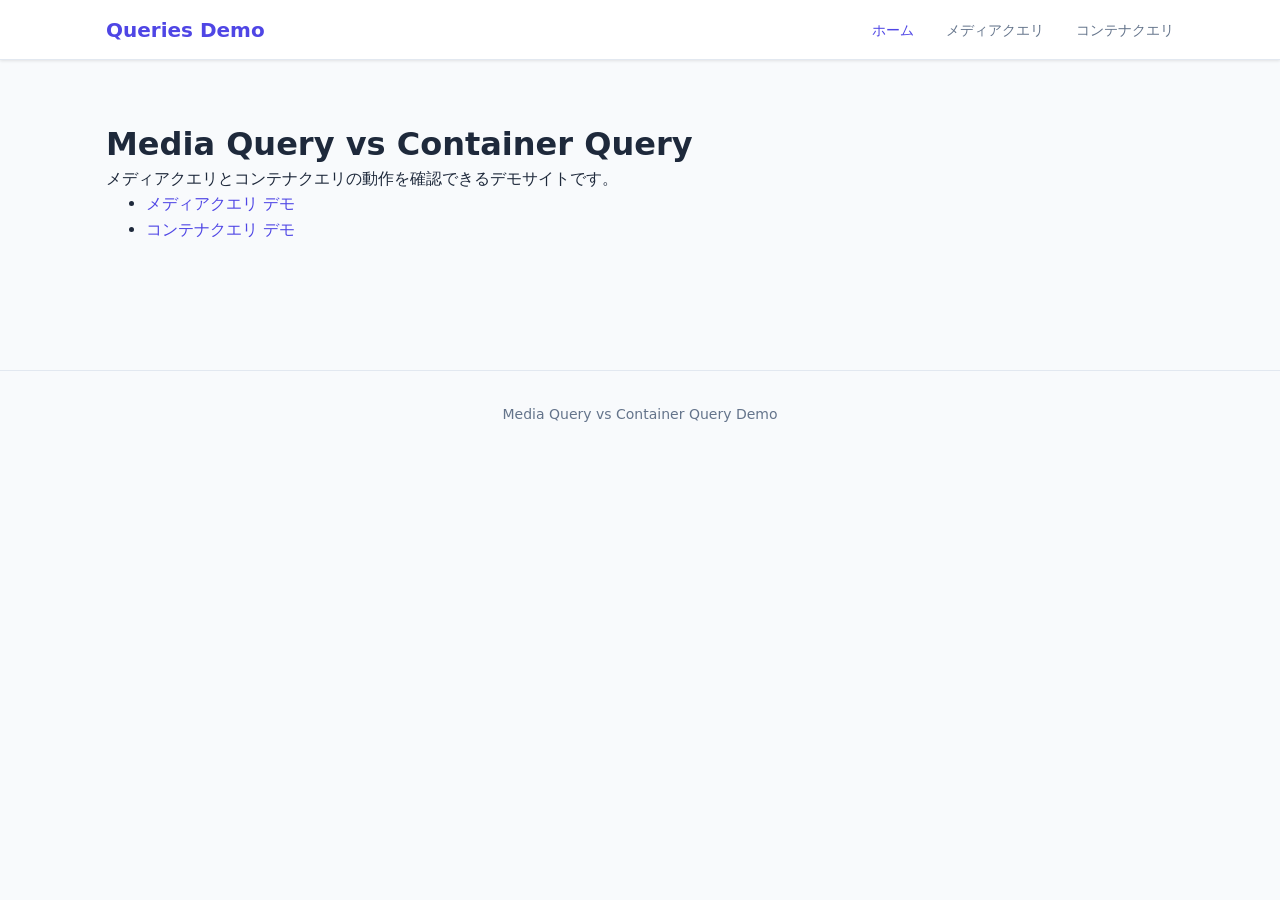
<file: index.html>
<!DOCTYPE html>
<html lang="ja">
  <head>
    <meta charset="UTF-8" />
    <meta name="viewport" content="width=device-width, initial-scale=1.0" />
    <title>Media Query vs Container Query</title>
    <link rel="stylesheet" href="css/reset.css" />
    <link rel="stylesheet" href="css/variables.css" />
    <link rel="stylesheet" href="css/style.css" />
  </head>
  <body>
    <!-- Header -->
    <header class="header">
      <div class="container header__inner">
        <a href="index.html" class="header__logo">Queries Demo</a>
        <nav>
          <ul class="nav__list">
            <li><a href="index.html" class="nav__link nav__link--active" aria-current="page">ホーム</a></li>
            <li><a href="media-query.html" class="nav__link">メディアクエリ</a></li>
            <li><a href="container-query.html" class="nav__link">コンテナクエリ</a></li>
          </ul>
        </nav>
      </div>
    </header>

    <!-- Main -->
    <main class="main">
      <div class="container">
        <section class="section">
          <h1>Media Query vs Container Query</h1>
          <p>メディアクエリとコンテナクエリの動作を確認できるデモサイトです。</p>
          <ul>
            <li><a href="media-query.html">メディアクエリ デモ</a></li>
            <li><a href="container-query.html">コンテナクエリ デモ</a></li>
          </ul>
        </section>
      </div>
    </main>

    <!-- Footer -->
    <footer class="footer">
      <div class="container">
        <p>Media Query vs Container Query Demo</p>
      </div>
    </footer>
  </body>
</html>
</file>
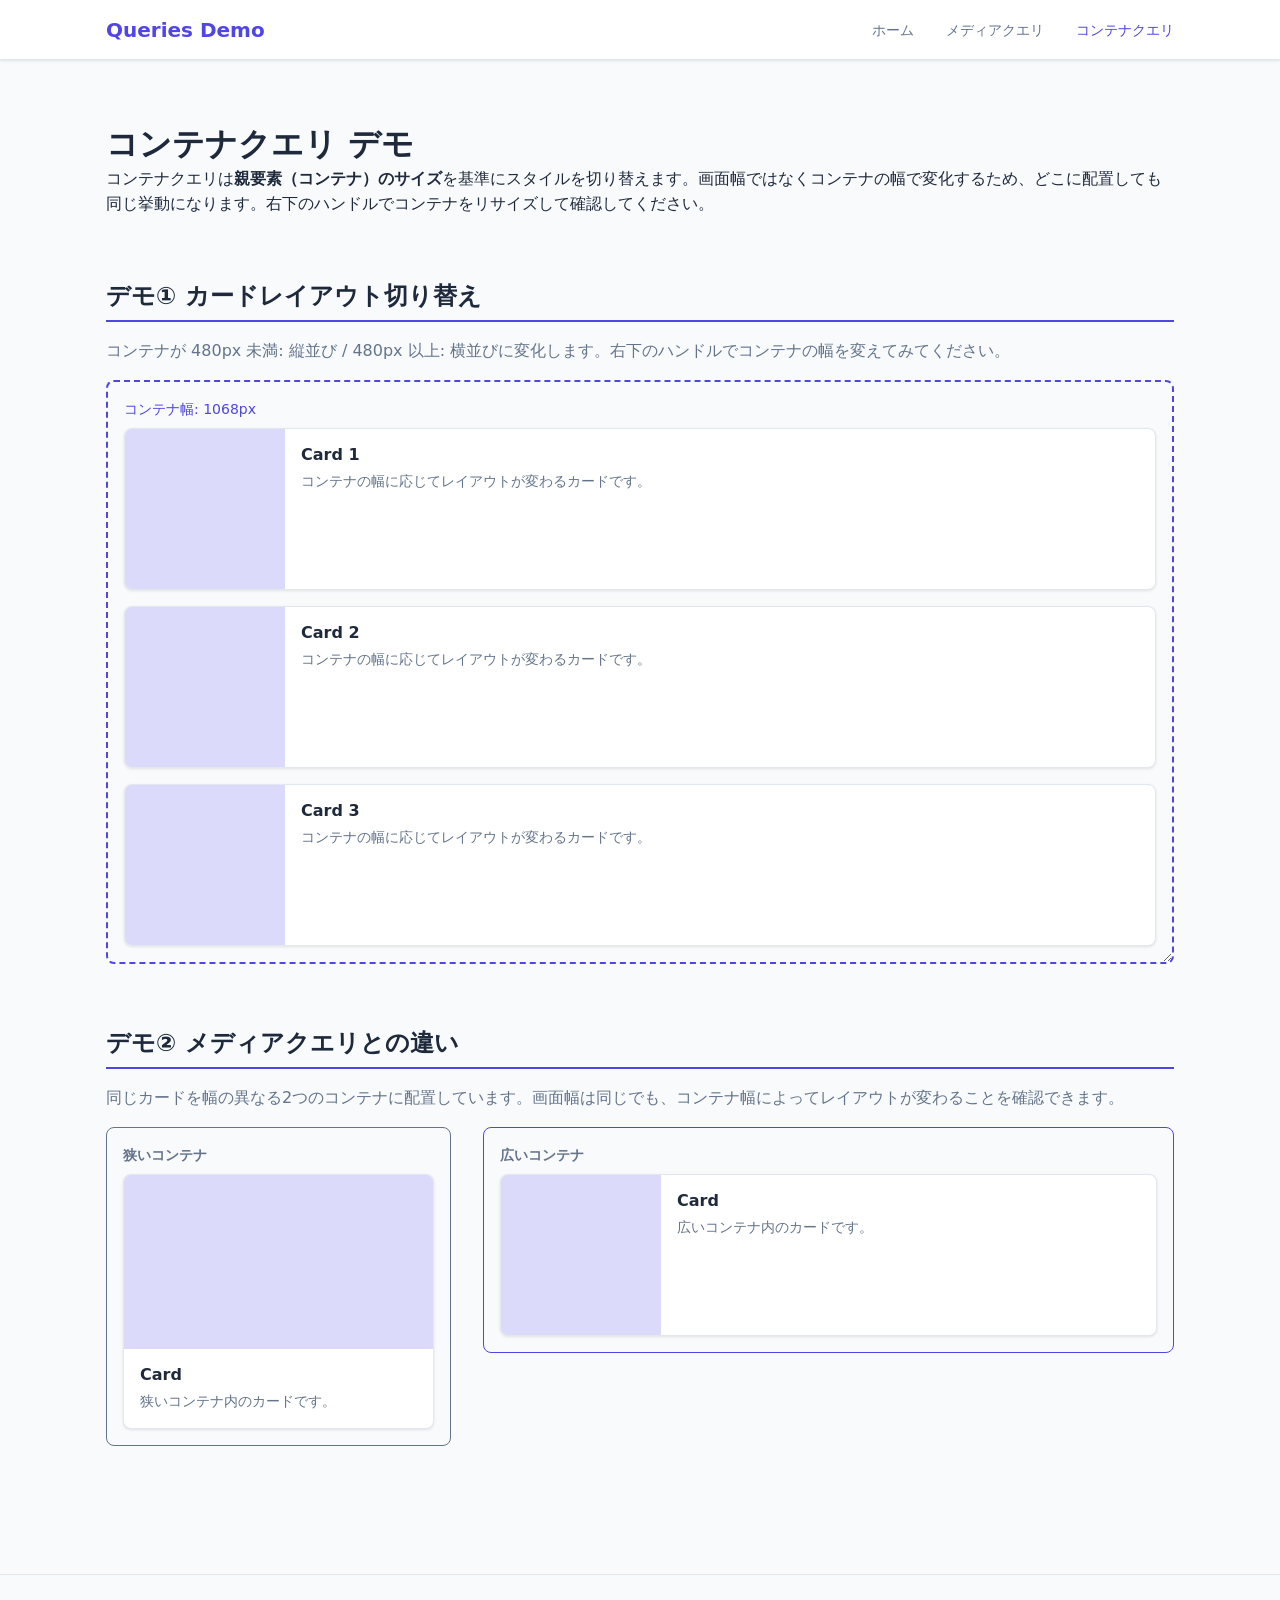
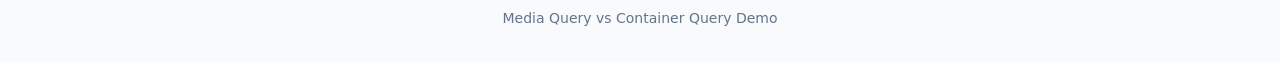
<file: container-query.html>
<!DOCTYPE html>
<html lang="ja">
  <head>
    <meta charset="UTF-8" />
    <meta name="viewport" content="width=device-width, initial-scale=1.0" />
    <title>コンテナクエリ デモ | Queries Demo</title>
    <link rel="stylesheet" href="css/reset.css" />
    <link rel="stylesheet" href="css/variables.css" />
    <link rel="stylesheet" href="css/style.css" />
    <link rel="stylesheet" href="css/container-query.css" />
  </head>
  <body>
    <!-- Header -->
    <header class="header">
      <div class="container header__inner">
        <a href="index.html" class="header__logo">Queries Demo</a>
        <nav>
          <ul class="nav__list">
            <li><a href="index.html" class="nav__link">ホーム</a></li>
            <li><a href="media-query.html" class="nav__link">メディアクエリ</a></li>
            <li><a href="container-query.html" class="nav__link nav__link--active" aria-current="page">コンテナクエリ</a></li>
          </ul>
        </nav>
      </div>
    </header>

    <!-- Main -->
    <main class="main">
      <div class="container">

        <!-- 説明 -->
        <section class="section">
          <h1>コンテナクエリ デモ</h1>
          <p>コンテナクエリは<strong>親要素（コンテナ）のサイズ</strong>を基準にスタイルを切り替えます。画面幅ではなくコンテナの幅で変化するため、どこに配置しても同じ挙動になります。右下のハンドルでコンテナをリサイズして確認してください。</p>
        </section>

        <!-- デモ① コンテナ幅によるカードレイアウト切り替え -->
        <section class="section">
          <h2 class="section__title">デモ① カードレイアウト切り替え</h2>
          <p class="demo-description">コンテナが 480px 未満: 縦並び / 480px 以上: 横並びに変化します。右下のハンドルでコンテナの幅を変えてみてください。</p>
          <div class="cq-resizable">
            <div class="cq-card-container">
              <div class="cq-card">
                <div class="cq-card__image" aria-hidden="true"></div>
                <div class="cq-card__body">
                  <h3 class="cq-card__title">Card 1</h3>
                  <p class="cq-card__text">コンテナの幅に応じてレイアウトが変わるカードです。</p>
                </div>
              </div>
              <div class="cq-card">
                <div class="cq-card__image" aria-hidden="true"></div>
                <div class="cq-card__body">
                  <h3 class="cq-card__title">Card 2</h3>
                  <p class="cq-card__text">コンテナの幅に応じてレイアウトが変わるカードです。</p>
                </div>
              </div>
              <div class="cq-card">
                <div class="cq-card__image" aria-hidden="true"></div>
                <div class="cq-card__body">
                  <h3 class="cq-card__title">Card 3</h3>
                  <p class="cq-card__text">コンテナの幅に応じてレイアウトが変わるカードです。</p>
                </div>
              </div>
            </div>
          </div>
        </section>

        <!-- デモ② メディアクエリとの比較 -->
        <section class="section">
          <h2 class="section__title">デモ② メディアクエリとの違い</h2>
          <p class="demo-description">同じカードを幅の異なる2つのコンテナに配置しています。画面幅は同じでも、コンテナ幅によってレイアウトが変わることを確認できます。</p>
          <div class="cq-compare">
            <div class="cq-compare__item cq-compare__item--narrow">
              <p class="cq-compare__label">狭いコンテナ</p>
              <div class="cq-card-container">
                <div class="cq-card">
                  <div class="cq-card__image" aria-hidden="true"></div>
                  <div class="cq-card__body">
                    <h3 class="cq-card__title">Card</h3>
                    <p class="cq-card__text">狭いコンテナ内のカードです。</p>
                  </div>
                </div>
              </div>
            </div>
            <div class="cq-compare__item cq-compare__item--wide">
              <p class="cq-compare__label">広いコンテナ</p>
              <div class="cq-card-container">
                <div class="cq-card">
                  <div class="cq-card__image" aria-hidden="true"></div>
                  <div class="cq-card__body">
                    <h3 class="cq-card__title">Card</h3>
                    <p class="cq-card__text">広いコンテナ内のカードです。</p>
                  </div>
                </div>
              </div>
            </div>
          </div>
        </section>

      </div>
    </main>

    <!-- Footer -->
    <footer class="footer">
      <div class="container">
        <p>Media Query vs Container Query Demo</p>
      </div>
    </footer>

    <script src="js/container-query.js"></script>
  </body>
</html>
</file>
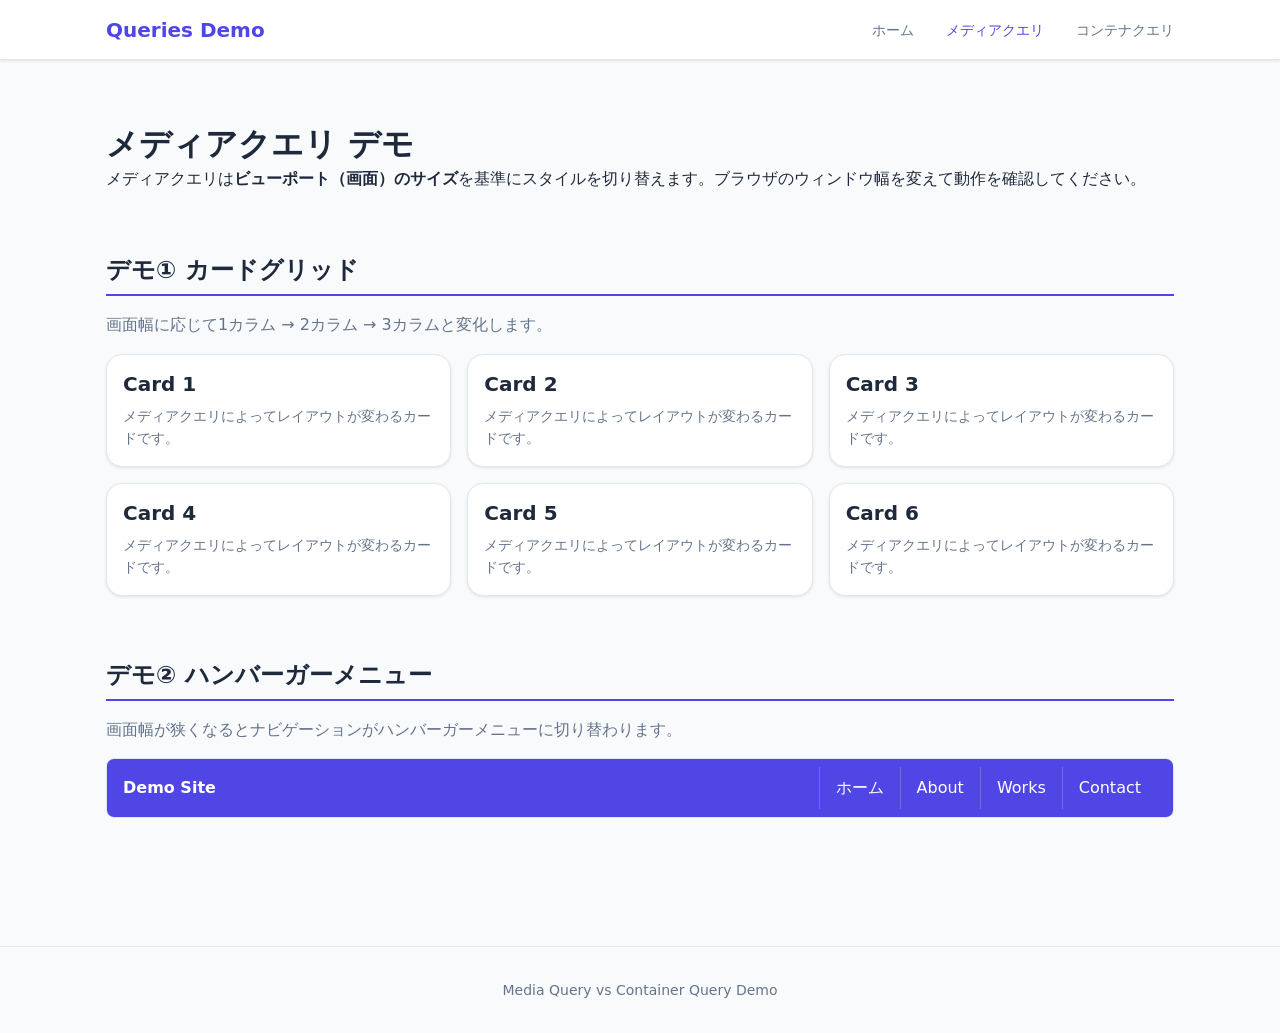
<file: media-query.html>
<!DOCTYPE html>
<html lang="ja">
  <head>
    <meta charset="UTF-8" />
    <meta name="viewport" content="width=device-width, initial-scale=1.0" />
    <title>メディアクエリ デモ | Queries Demo</title>
    <link rel="stylesheet" href="css/reset.css" />
    <link rel="stylesheet" href="css/variables.css" />
    <link rel="stylesheet" href="css/style.css" />
    <link rel="stylesheet" href="css/media-query.css" />
  </head>
  <body>
    <!-- Header -->
    <header class="header">
      <div class="container header__inner">
        <a href="index.html" class="header__logo">Queries Demo</a>
        <nav>
          <ul class="nav__list">
            <li><a href="index.html" class="nav__link">ホーム</a></li>
            <li><a href="media-query.html" class="nav__link nav__link--active" aria-current="page">メディアクエリ</a></li>
            <li><a href="container-query.html" class="nav__link">コンテナクエリ</a></li>
          </ul>
        </nav>
      </div>
    </header>

    <!-- Main -->
    <main class="main">
      <div class="container">

        <!-- 説明 -->
        <section class="section">
          <h1>メディアクエリ デモ</h1>
          <p>メディアクエリは<strong>ビューポート（画面）のサイズ</strong>を基準にスタイルを切り替えます。ブラウザのウィンドウ幅を変えて動作を確認してください。</p>
        </section>

        <!-- デモ① カードグリッド -->
        <section class="section">
          <h2 class="section__title">デモ① カードグリッド</h2>
          <p class="demo-description">画面幅に応じて1カラム → 2カラム → 3カラムと変化します。</p>
          <div class="mq-card-grid">
            <div class="card">
              <h3 class="card__title">Card 1</h3>
              <p class="card__body">メディアクエリによってレイアウトが変わるカードです。</p>
            </div>
            <div class="card">
              <h3 class="card__title">Card 2</h3>
              <p class="card__body">メディアクエリによってレイアウトが変わるカードです。</p>
            </div>
            <div class="card">
              <h3 class="card__title">Card 3</h3>
              <p class="card__body">メディアクエリによってレイアウトが変わるカードです。</p>
            </div>
            <div class="card">
              <h3 class="card__title">Card 4</h3>
              <p class="card__body">メディアクエリによってレイアウトが変わるカードです。</p>
            </div>
            <div class="card">
              <h3 class="card__title">Card 5</h3>
              <p class="card__body">メディアクエリによってレイアウトが変わるカードです。</p>
            </div>
            <div class="card">
              <h3 class="card__title">Card 6</h3>
              <p class="card__body">メディアクエリによってレイアウトが変わるカードです。</p>
            </div>
          </div>
        </section>

        <!-- デモ② ハンバーガーメニュー -->
        <section class="section">
          <h2 class="section__title">デモ② ハンバーガーメニュー</h2>
          <p class="demo-description">画面幅が狭くなるとナビゲーションがハンバーガーメニューに切り替わります。</p>
          <div class="mq-nav-demo">
            <div class="mq-nav-demo__bar">
              <span class="mq-nav-demo__logo">Demo Site</span>
              <button type="button" class="mq-nav-demo__toggle" aria-expanded="false" aria-controls="mq-nav-demo-menu" aria-label="メニュー">
                <span aria-hidden="true"></span>
                <span aria-hidden="true"></span>
                <span aria-hidden="true"></span>
              </button>
              <ul class="mq-nav-demo__menu" id="mq-nav-demo-menu">
                <li><a href="index.html">ホーム</a></li>
                <li><button type="button">About</button></li>
                <li><button type="button">Works</button></li>
                <li><button type="button">Contact</button></li>
              </ul>
            </div>
          </div>
        </section>

      </div>
    </main>

    <!-- Footer -->
    <footer class="footer">
      <div class="container">
        <p>Media Query vs Container Query Demo</p>
      </div>
    </footer>

    <script src="js/media-query.js"></script>
  </body>
</html>
</file>
<file: css/variables.css>
:root {
  /* Colors */
  --color-primary: #4f46e5;
  --color-primary-hover: #4338ca;
  --color-bg: #f8fafc;
  --color-surface: #ffffff;
  --color-border: #e2e8f0;
  --color-text: #1e293b;
  --color-text-muted: #64748b;

  /* Spacing */
  --space-xs: 0.25rem;
  --space-sm: 0.5rem;
  --space-md: 1rem;
  --space-lg: 2rem;
  --space-xl: 4rem;

  /* Typography */
  --font-sans: 'Inter', system-ui, sans-serif;
  --font-size-sm: 0.875rem;
  --font-size-base: 1rem;
  --font-size-lg: 1.25rem;
  --font-size-xl: 1.5rem;
  --font-size-2xl: 2rem;
  --font-weight-normal: 400;
  --font-weight-medium: 500;
  --font-weight-bold: 700;
  --line-height-base: 1.6;

  /* Border */
  --radius-sm: 0.25rem;
  --radius-md: 0.5rem;
  --radius-lg: 1rem;

  /* Shadow */
  --shadow-sm: 0 1px 3px rgb(0 0 0 / 0.1);
  --shadow-md: 0 4px 12px rgb(0 0 0 / 0.1);

  /* Layout */
  --max-width: 1100px;
  --header-height: 60px;
}
</file>
<file: css/style.css>
/* ==========================================================================
   Base
   ========================================================================== */

body {
  font-family: var(--font-sans);
  font-size: var(--font-size-base);
  font-weight: var(--font-weight-normal);
  line-height: var(--line-height-base);
  color: var(--color-text);
  background-color: var(--color-bg);
}

h1, h2, h3 {
  font-weight: var(--font-weight-bold);
  line-height: 1.3;
}

h1 { font-size: var(--font-size-2xl); }
h2 { font-size: var(--font-size-xl); }
h3 { font-size: var(--font-size-lg); }

a {
  color: var(--color-primary);
  text-decoration: none;
}

a:hover,
a:focus-visible {
  color: var(--color-primary-hover);
  text-decoration: underline;
}

a:focus-visible {
  outline: 2px solid var(--color-primary-hover);
  outline-offset: 2px;
}

/* ==========================================================================
   Layout
   ========================================================================== */

.container {
  width: 100%;
  max-width: var(--max-width);
  margin-inline: auto;
  padding-inline: var(--space-md);
}

/* Header */
.header {
  height: var(--header-height);
  background-color: var(--color-surface);
  border-bottom: 1px solid var(--color-border);
  box-shadow: var(--shadow-sm);
  position: sticky;
  top: 0;
  z-index: 10;
}

.header__inner {
  height: 100%;
  display: flex;
  align-items: center;
  justify-content: space-between;
}

.header__logo {
  font-size: var(--font-size-lg);
  font-weight: var(--font-weight-bold);
  color: var(--color-primary);
  text-decoration: none;
}

/* Nav */
.nav__list {
  list-style: none;
  padding: 0;
  margin: 0;
  display: flex;
  gap: var(--space-lg);
}

.nav__link {
  font-size: var(--font-size-sm);
  font-weight: var(--font-weight-medium);
  color: var(--color-text-muted);
  transition: color 0.2s;
}

.nav__link:hover,
.nav__link--active {
  color: var(--color-primary);
  text-decoration: none;
}

/* Main */
.main {
  padding-block: var(--space-xl);
}

/* Footer */
.footer {
  border-top: 1px solid var(--color-border);
  padding-block: var(--space-lg);
  text-align: center;
  font-size: var(--font-size-sm);
  color: var(--color-text-muted);
}

/* ==========================================================================
   Components
   ========================================================================== */

/* Card */
.card {
  background-color: var(--color-surface);
  border: 1px solid var(--color-border);
  border-radius: var(--radius-lg);
  box-shadow: var(--shadow-sm);
  padding: var(--space-md);
  transition: box-shadow 0.2s;
}

.card:hover {
  box-shadow: var(--shadow-md);
}

.card__title {
  font-size: var(--font-size-lg);
  font-weight: var(--font-weight-bold);
  margin-block: 0 var(--space-sm);
}

.card__body {
  font-size: var(--font-size-sm);
  color: var(--color-text-muted);
  margin: 0;
}

/* Badge */
.badge {
  display: inline-block;
  padding: var(--space-xs) var(--space-sm);
  border-radius: var(--radius-sm);
  font-size: var(--font-size-sm);
  font-weight: var(--font-weight-medium);
  background-color: var(--color-primary);
  color: #fff;
}

/* Section */
.section {
  margin-block-end: var(--space-xl);
}

.section__title {
  margin-block: 0 var(--space-md);
  padding-block-end: var(--space-sm);
  border-bottom: 2px solid var(--color-primary);
}
</file>
<file: css/container-query.css>
/* ==========================================================================
   共通
   ========================================================================== */

.demo-description {
  margin-block-end: var(--space-md);
  color: var(--color-text-muted);
}

/* ==========================================================================
   Demo① リサイズ可能なコンテナ
   ========================================================================== */

.cq-resizable {
  resize: horizontal;
  overflow: auto;
  min-width: 200px;
  max-width: 100%;
  border: 2px dashed var(--color-primary);
  border-radius: var(--radius-md);
  padding: var(--space-md);
}

/* コンテナ幅ラベル */
.cq-resize-label {
  font-size: var(--font-size-sm);
  font-weight: var(--font-weight-medium);
  color: var(--color-primary);
  margin-block-end: var(--space-sm);
  white-space: nowrap;
}

/* ==========================================================================
   カードコンテナ（container-type を設定）
   ========================================================================== */

.cq-card-container {
  container-type: inline-size;
  display: flex;
  flex-direction: column;
  gap: var(--space-md);
}

/* ==========================================================================
   カード: デフォルト（縦並び）
   ========================================================================== */

.cq-card {
  display: flex;
  flex-direction: column;
  background-color: var(--color-surface);
  border: 1px solid var(--color-border);
  border-radius: var(--radius-md);
  overflow: hidden;
  box-shadow: var(--shadow-sm);
}

.cq-card__image {
  width: 100%;
  aspect-ratio: 16 / 9;
  background-color: var(--color-primary);
  opacity: 0.2;
  flex-shrink: 0;
}

.cq-card__body {
  padding: var(--space-md);
}

.cq-card__title {
  font-size: var(--font-size-base);
  font-weight: var(--font-weight-bold);
  margin-block-end: var(--space-xs);
}

.cq-card__text {
  font-size: var(--font-size-sm);
  color: var(--color-text-muted);
  margin: 0;
}

/* ==========================================================================
   カード: コンテナが 480px 以上 → 横並び
   ========================================================================== */

@container (min-width: 480px) {
  .cq-card {
    flex-direction: row;
  }

  .cq-card__image {
    width: 160px;
    aspect-ratio: 1;
  }
}

/* ==========================================================================
   Demo② 比較レイアウト
   ========================================================================== */

.cq-compare {
  display: grid;
  grid-template-columns: 1fr 2fr;
  gap: var(--space-lg);
  align-items: start;
}

.cq-compare__label {
  font-size: var(--font-size-sm);
  font-weight: var(--font-weight-bold);
  color: var(--color-text-muted);
  margin-block-end: var(--space-sm);
}

.cq-compare__item {
  border: 1px solid var(--color-border);
  border-radius: var(--radius-md);
  padding: var(--space-md);
}

/* 狭いコンテナ: grid の 1fr 側に収まるため幅指定は不要だが、
   ラベルで視覚的に分かるようボーダーカラーを変える */
.cq-compare__item--narrow {
  border-color: var(--color-text-muted);
}

.cq-compare__item--wide {
  border-color: var(--color-primary);
}
</file>
<file: css/media-query.css>
/* ==========================================================================
   Demo① カードグリッド
   デフォルト: 1カラム
   768px以上: 2カラム
   1024px以上: 3カラム
   ========================================================================== */

.demo-description {
  margin-block-end: var(--space-md);
  color: var(--color-text-muted);
}

.mq-card-grid {
  display: grid;
  grid-template-columns: 1fr; /* デフォルト: 1カラム */
  gap: var(--space-md);
}

@media (min-width: 768px) {
  .mq-card-grid {
    grid-template-columns: repeat(2, 1fr); /* 768px以上: 2カラム */
  }
}

@media (min-width: 1024px) {
  .mq-card-grid {
    grid-template-columns: repeat(3, 1fr); /* 1024px以上: 3カラム */
  }
}

/* ==========================================================================
   Demo② ハンバーガーメニュー
   デフォルト（狭い）: ハンバーガーボタンを表示、メニューは非表示
   600px以上: メニューを横並びで常時表示
   ========================================================================== */

.mq-nav-demo {
  border: 1px solid var(--color-border);
  border-radius: var(--radius-md);
  overflow: hidden;
}

.mq-nav-demo__bar {
  display: flex;
  align-items: center;
  justify-content: space-between;
  flex-wrap: wrap;
  padding: var(--space-sm) var(--space-md);
  background-color: var(--color-primary);
  color: #fff;
  position: relative;
}

.mq-nav-demo__logo {
  font-weight: var(--font-weight-bold);
}

/* ハンバーガーボタン */
.mq-nav-demo__toggle {
  display: flex;
  flex-direction: column;
  justify-content: center;
  gap: 5px;
  width: 32px;
  height: 32px;
  padding: 4px;
  background: none;
  border: none;
  cursor: pointer;
}

.mq-nav-demo__toggle:focus-visible {
  outline: 2px solid #fff;
  outline-offset: 2px;
  border-radius: var(--radius-sm);
}

.mq-nav-demo__toggle span {
  display: block;
  width: 100%;
  height: 2px;
  background-color: #fff;
  border-radius: 2px;
  transition: opacity 0.2s;
}

/* メニュー: デフォルトは非表示 */
.mq-nav-demo__menu {
  display: none;
  list-style: none;
  padding: 0;
  margin: 0;
  width: 100%;
  flex-direction: column;
}

.mq-nav-demo__menu--open {
  display: flex;
}

.mq-nav-demo__menu li a,
.mq-nav-demo__menu li button {
  display: block;
  width: 100%;
  padding: var(--space-sm) var(--space-md);
  color: #fff;
  text-decoration: none;
  text-align: left;
  background: none;
  border: none;
  border-top: 1px solid rgb(255 255 255 / 0.2);
  cursor: pointer;
  font-size: var(--font-size-base);
}

.mq-nav-demo__menu li a:hover,
.mq-nav-demo__menu li a:focus-visible,
.mq-nav-demo__menu li button:hover,
.mq-nav-demo__menu li button:focus-visible {
  background-color: var(--color-primary-hover);
  text-decoration: none;
  outline: none;
}

@media (min-width: 600px) {
  /* 600px以上: ハンバーガーボタンを隠す */
  .mq-nav-demo__toggle {
    display: none;
  }

  /* メニューを横並びで常時表示 */
  .mq-nav-demo__menu {
    display: flex;
    flex-direction: row;
    width: auto;
  }

  .mq-nav-demo__menu li a,
  .mq-nav-demo__menu li button {
    border-top: none;
    border-left: 1px solid rgb(255 255 255 / 0.2);
  }
}
</file>
